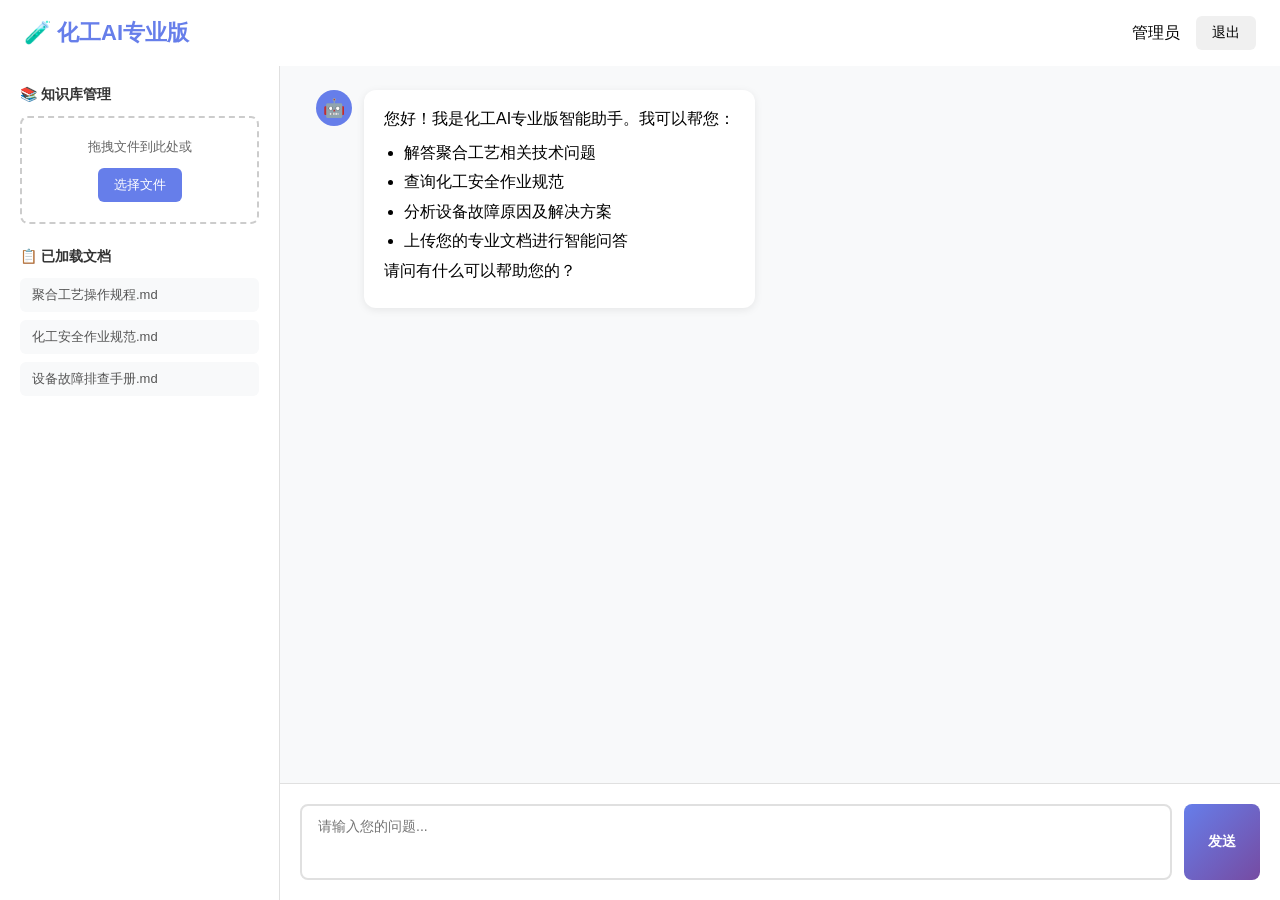
<file: static/index.html>
<!DOCTYPE html>
<html lang="zh-CN">
<head>
    <meta charset="UTF-8">
    <meta name="viewport" content="width=device-width, initial-scale=1.0">
    <title>化工AI专业版 - 智能助手</title>
    <link rel="stylesheet" href="css/main.css">
</head>
<body>
    <div class="container">
        <header class="header">
            <div class="header-left">
                <h1>🧪 化工AI专业版</h1>
            </div>
            <div class="header-right">
                <span id="userInfo">管理员</span>
                <button id="logoutBtn" class="btn-small">退出</button>
            </div>
        </header>
        
        <div class="main-content">
            <div class="sidebar">
                <div class="sidebar-section">
                    <h3>📚 知识库管理</h3>
                    <div class="upload-area" id="uploadArea">
                        <p>拖拽文件到此处或</p>
                        <input type="file" id="fileInput" style="display: none;">
                        <button id="uploadBtn" class="btn-upload">选择文件</button>
                    </div>
                    <div id="uploadStatus"></div>
                </div>
                <div class="sidebar-section">
                    <h3>📋 已加载文档</h3>
                    <ul id="docList" class="doc-list">
                        <li>聚合工艺操作规程.md</li>
                        <li>化工安全作业规范.md</li>
                        <li>设备故障排查手册.md</li>
                    </ul>
                </div>
            </div>
            
            <div class="chat-area">
                <div id="chatMessages" class="chat-messages">
                    <div class="message ai-message">
                        <div class="message-avatar">🤖</div>
                        <div class="message-content">
                            <p>您好！我是化工AI专业版智能助手。我可以帮您：</p>
                            <ul>
                                <li>解答聚合工艺相关技术问题</li>
                                <li>查询化工安全作业规范</li>
                                <li>分析设备故障原因及解决方案</li>
                                <li>上传您的专业文档进行智能问答</li>
                            </ul>
                            <p>请问有什么可以帮助您的？</p>
                        </div>
                    </div>
                </div>
                
                <div class="chat-input-area">
                    <textarea id="questionInput" placeholder="请输入您的问题..." rows="3"></textarea>
                    <button id="sendBtn" class="btn-send">发送</button>
                </div>
            </div>
        </div>
    </div>
    <script src="js/main.js"></script>
</body>
</html>
</file>
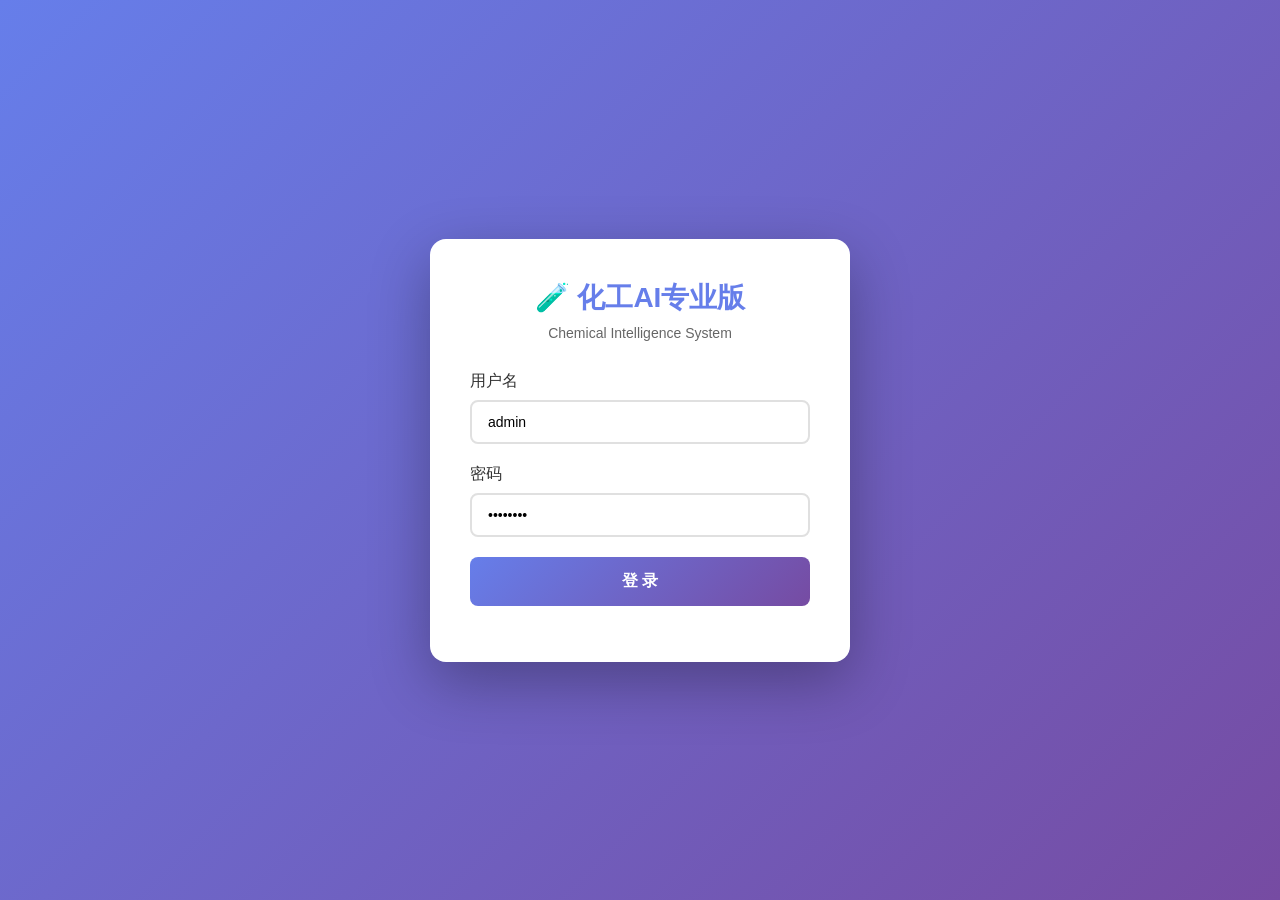
<file: static/login.html>
<!DOCTYPE html>
<html lang="zh-CN">
<head>
    <meta charset="UTF-8">
    <meta name="viewport" content="width=device-width, initial-scale=1.0">
    <title>化工AI专业版 - 登录</title>
    <link rel="stylesheet" href="css/main.css">
</head>
<body class="login-body">
    <div class="login-container">
        <div class="login-box">
            <div class="login-header">
                <h1>🧪 化工AI专业版</h1>
                <p>Chemical Intelligence System</p>
            </div>
            <form id="loginForm" class="login-form">
                <div class="form-group">
                    <label>用户名</label>
                    <input type="text" id="username" placeholder="请输入用户名" value="admin">
                </div>
                <div class="form-group">
                    <label>密码</label>
                    <input type="password" id="password" placeholder="请输入密码" value="admin123">
                </div>
                <button type="submit" class="login-btn">登 录</button>
            </form>
            <div id="loginMessage" class="login-message"></div>
        </div>
    </div>
    <script src="js/main.js"></script>
</body>
</html>
</file>
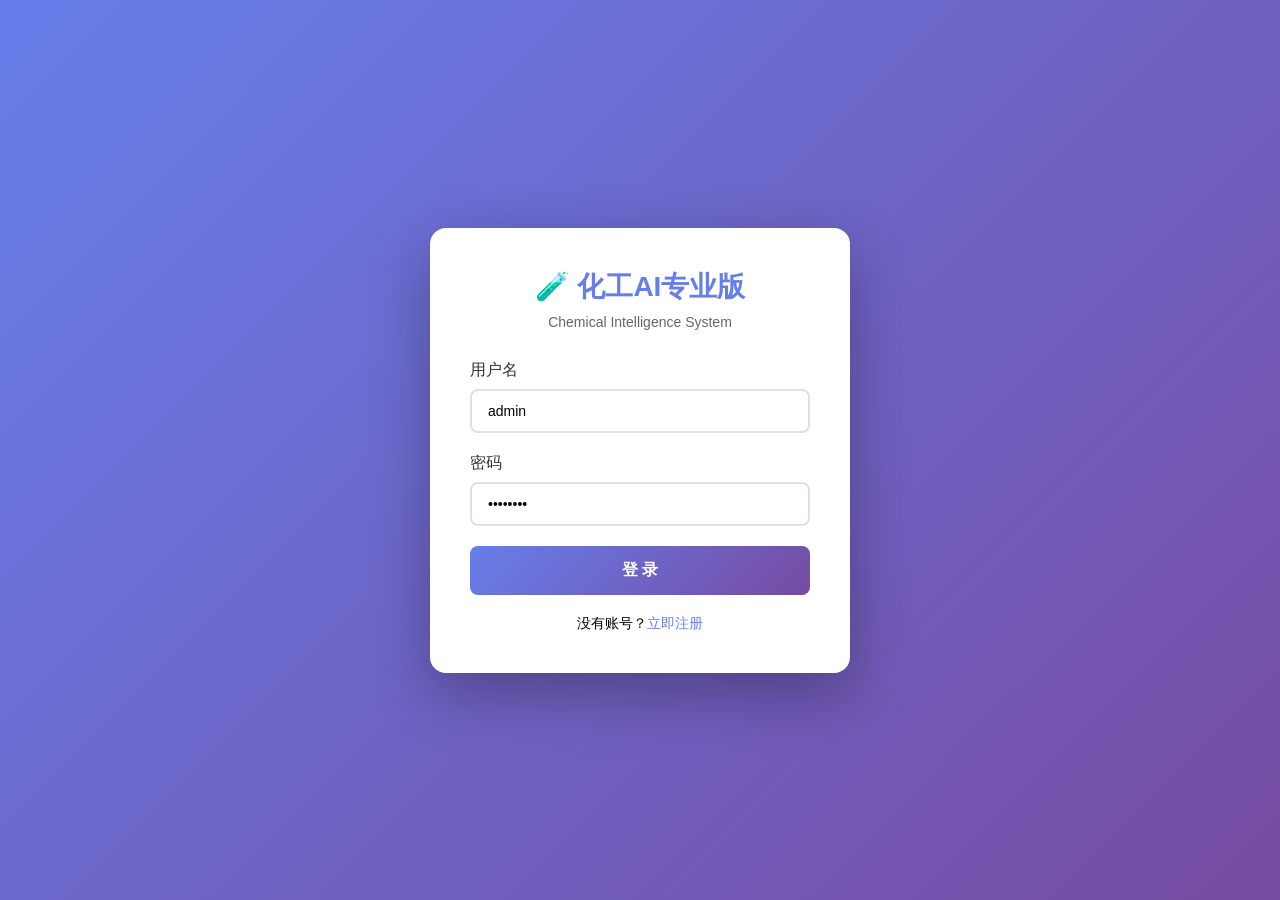
<file: templates/login.html>
﻿<!DOCTYPE html>
<html lang="zh-CN">
<head>
    <meta charset="UTF-8">
    <meta name="viewport" content="width=device-width, initial-scale=1.0">
    <title>化工AI专业版 - 登录</title>
    <link rel="stylesheet" href="/static/css/main.css">
    <style>
        .register-link {
            text-align: center;
            margin-top: 20px;
            font-size: 14px;
        }
        .register-link a {
            color: #667eea;
            text-decoration: none;
        }
        .register-link a:hover {
            text-decoration: underline;
        }
    </style>
</head>
<body class="login-body">
    <div class="login-container">
        <div class="login-box">
            <div class="login-header">
                <h1>🧪 化工AI专业版</h1>
                <p>Chemical Intelligence System</p>
            </div>
            <form id="loginForm" class="login-form">
                <div class="form-group">
                    <label>用户名</label>
                    <input type="text" id="username" placeholder="请输入用户名" value="admin">
                </div>
                <div class="form-group">
                    <label>密码</label>
                    <input type="password" id="password" placeholder="请输入密码" value="admin123">
                </div>
                <button type="submit" class="login-btn">登 录</button>
            </form>
            <div id="loginMessage" class="login-message"></div>
            <div class="register-link">
                没有账号？<a href="/register">立即注册</a>
            </div>
        </div>
    </div>
    <script src="/static/js/main.js"></script>
</body>
</html>
</file>
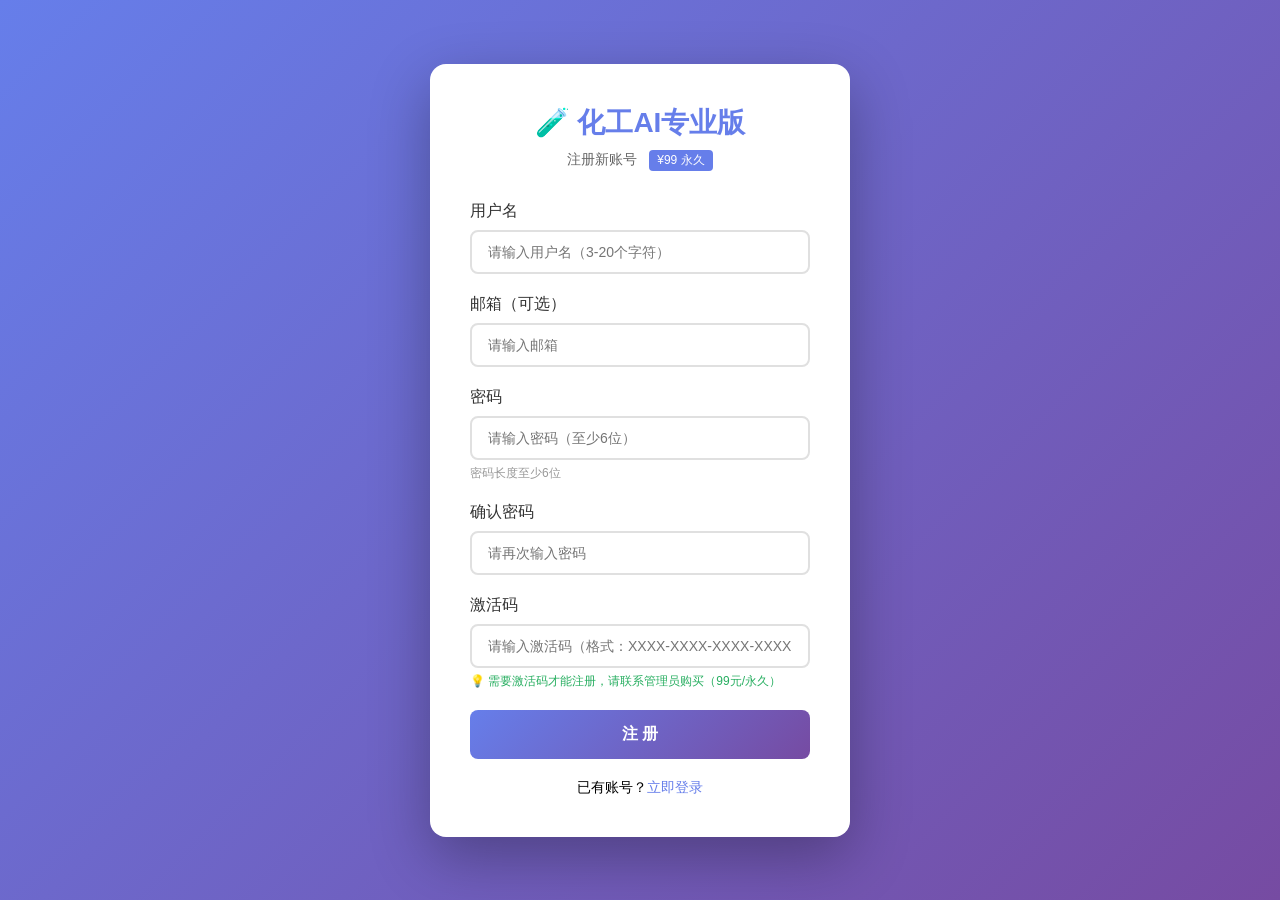
<file: templates/register.html>
<!DOCTYPE html>
<html lang="zh-CN">
<head>
    <meta charset="UTF-8">
    <meta name="viewport" content="width=device-width, initial-scale=1.0">
    <title>化工AI专业版 - 注册</title>
    <link rel="stylesheet" href="/static/css/main.css">
    <style>
        .login-link {
            text-align: center;
            margin-top: 20px;
            font-size: 14px;
        }
        .login-link a {
            color: #667eea;
            text-decoration: none;
        }
        .login-link a:hover {
            text-decoration: underline;
        }
        .password-requirement {
            font-size: 12px;
            color: #999;
            margin-top: 5px;
        }
        .code-info {
            font-size: 12px;
            color: #27ae60;
            margin-top: 5px;
        }
        .price-badge {
            display: inline-block;
            background: #667eea;
            color: white;
            padding: 2px 8px;
            border-radius: 4px;
            font-size: 12px;
            margin-left: 8px;
        }
    </style>
</head>
<body class="login-body">
    <div class="login-container">
        <div class="login-box">
            <div class="login-header">
                <h1>🧪 化工AI专业版</h1>
                <p>注册新账号 <span class="price-badge">¥99 永久</span></p>
            </div>
            <form id="registerForm" class="login-form">
                <div class="form-group">
                    <label>用户名</label>
                    <input type="text" id="username" placeholder="请输入用户名（3-20个字符）" required>
                </div>
                <div class="form-group">
                    <label>邮箱（可选）</label>
                    <input type="email" id="email" placeholder="请输入邮箱">
                </div>
                <div class="form-group">
                    <label>密码</label>
                    <input type="password" id="password" placeholder="请输入密码（至少6位）" required>
                    <div class="password-requirement">密码长度至少6位</div>
                </div>
                <div class="form-group">
                    <label>确认密码</label>
                    <input type="password" id="confirmPassword" placeholder="请再次输入密码" required>
                </div>
                <div class="form-group">
                    <label>激活码</label>
                    <input type="text" id="inviteCode" placeholder="请输入激活码（格式：XXXX-XXXX-XXXX-XXXX）" required>
                    <div class="code-info">💡 需要激活码才能注册，请联系管理员购买（99元/永久）</div>
                </div>
                <button type="submit" class="login-btn">注 册</button>
            </form>
            <div id="registerMessage" class="login-message"></div>
            <div class="login-link">
                已有账号？<a href="/login">立即登录</a>
            </div>
        </div>
    </div>
    <script>
        document.getElementById('registerForm').addEventListener('submit', async function(e) {
            e.preventDefault();
            
            const username = document.getElementById('username').value.trim();
            const email = document.getElementById('email').value.trim();
            const password = document.getElementById('password').value;
            const confirmPassword = document.getElementById('confirmPassword').value;
            const inviteCode = document.getElementById('inviteCode').value.trim();
            const messageEl = document.getElementById('registerMessage');
            
            // 验证用户名
            if (username.length < 3 || username.length > 20) {
                messageEl.textContent = '用户名长度应为3-20个字符';
                messageEl.style.color = '#e74c3c';
                return;
            }
            
            // 验证密码长度
            if (password.length < 6) {
                messageEl.textContent = '密码长度至少6位';
                messageEl.style.color = '#e74c3c';
                return;
            }
            
            // 验证密码一致性
            if (password !== confirmPassword) {
                messageEl.textContent = '两次输入的密码不一致';
                messageEl.style.color = '#e74c3c';
                return;
            }
            
            // 验证激活码格式
            if (!inviteCode) {
                messageEl.textContent = '请填写激活码';
                messageEl.style.color = '#e74c3c';
                return;
            }
            
            try {
                const response = await fetch('/api/register', {
                    method: 'POST',
                    headers: { 'Content-Type': 'application/json' },
                    body: JSON.stringify({ username, email, password, invite_code: inviteCode })
                });
                const data = await response.json();
                
                if (data.success) {
                    messageEl.textContent = '注册成功！3秒后跳转到登录页面...';
                    messageEl.style.color = '#27ae60';
                    setTimeout(() => {
                        window.location.href = '/login';
                    }, 3000);
                } else {
                    messageEl.textContent = data.message;
                    messageEl.style.color = '#e74c3c';
                }
            } catch (error) {
                messageEl.textContent = '注册失败，请重试';
                messageEl.style.color = '#e74c3c';
            }
        });
    </script>
</body>
</html>
</file>
<file: static/css/main.css>
* {
    margin: 0;
    padding: 0;
    box-sizing: border-box;
}

body {
    font-family: -apple-system, BlinkMacSystemFont, 'Segoe UI', Roboto, 'Helvetica Neue', Arial, sans-serif;
    background: linear-gradient(135deg, #667eea 0%, #764ba2 100%);
    min-height: 100vh;
}

/* 登录页面样式 */
.login-body {
    display: flex;
    align-items: center;
    justify-content: center;
    min-height: 100vh;
    padding: 20px;
}

.login-container {
    width: 100%;
    max-width: 420px;
    margin: 0 auto;
}

.login-box {
    background: white;
    border-radius: 16px;
    padding: 40px;
    box-shadow: 0 20px 60px rgba(0, 0, 0, 0.3);
}

.login-header {
    text-align: center;
    margin-bottom: 30px;
}

.login-header h1 {
    color: #667eea;
    font-size: 28px;
    margin-bottom: 8px;
}

.login-header p {
    color: #666;
    font-size: 14px;
}

.form-group {
    margin-bottom: 20px;
}

.form-group label {
    display: block;
    margin-bottom: 8px;
    color: #333;
    font-weight: 500;
}

.form-group input {
    width: 100%;
    padding: 12px 16px;
    border: 2px solid #e0e0e0;
    border-radius: 8px;
    font-size: 14px;
    transition: border-color 0.3s;
}

.form-group input:focus {
    outline: none;
    border-color: #667eea;
}

.login-btn {
    width: 100%;
    padding: 14px;
    background: linear-gradient(135deg, #667eea 0%, #764ba2 100%);
    color: white;
    border: none;
    border-radius: 8px;
    font-size: 16px;
    font-weight: 600;
    cursor: pointer;
    transition: transform 0.2s, box-shadow 0.2s;
}

.login-btn:hover {
    transform: translateY(-2px);
    box-shadow: 0 8px 20px rgba(102, 126, 234, 0.4);
}

.login-message {
    margin-top: 16px;
    text-align: center;
    color: #e74c3c;
    font-size: 14px;
}

/* 主页面布局 */
.container {
    display: flex;
    flex-direction: column;
    height: 100vh;
}

.header {
    background: white;
    padding: 16px 24px;
    display: flex;
    justify-content: space-between;
    align-items: center;
    box-shadow: 0 2px 10px rgba(0, 0, 0, 0.1);
    flex-wrap: wrap;
    gap: 10px;
}

.header-left h1 {
    color: #667eea;
    font-size: 22px;
}

.header-right {
    display: flex;
    align-items: center;
    gap: 16px;
    flex-wrap: wrap;
}

.btn-small {
    padding: 8px 16px;
    background: #f0f0f0;
    border: none;
    border-radius: 6px;
    cursor: pointer;
    font-size: 14px;
}

.btn-small:hover {
    background: #e0e0e0;
}

/* 主要内容 (侧边栏+聊天区) */
.main-content {
    flex: 1;
    display: flex;
    overflow: hidden;
}

.sidebar {
    width: 280px;
    background: white;
    padding: 20px;
    overflow-y: auto;
    border-right: 1px solid #e0e0e0;
}

.sidebar-section {
    margin-bottom: 24px;
}

.sidebar-section h3 {
    color: #333;
    font-size: 14px;
    margin-bottom: 12px;
}

.upload-area {
    border: 2px dashed #ccc;
    border-radius: 8px;
    padding: 20px;
    text-align: center;
    transition: border-color 0.3s;
}

.upload-area:hover {
    border-color: #667eea;
}

.upload-area p {
    color: #666;
    font-size: 13px;
    margin-bottom: 12px;
}

.btn-upload {
    padding: 8px 16px;
    background: #667eea;
    color: white;
    border: none;
    border-radius: 6px;
    cursor: pointer;
    font-size: 13px;
}

.doc-list {
    list-style: none;
}

.doc-list li {
    padding: 8px 12px;
    background: #f8f9fa;
    border-radius: 6px;
    margin-bottom: 8px;
    font-size: 13px;
    color: #555;
}

.chat-area {
    flex: 1;
    display: flex;
    flex-direction: column;
    background: #f8f9fa;
}

.chat-messages {
    flex: 1;
    padding: 24px;
    overflow-y: auto;
}

.message {
    display: flex;
    margin-bottom: 20px;
    max-width: 80%;
}

.ai-message {
    margin-right: auto;
}

.user-message {
    margin-left: auto;
    flex-direction: row-reverse;
}

.message-avatar {
    width: 36px;
    height: 36px;
    border-radius: 50%;
    display: flex;
    align-items: center;
    justify-content: center;
    font-size: 18px;
    margin: 0 12px;
    flex-shrink: 0;
}

.ai-message .message-avatar {
    background: #667eea;
}

.user-message .message-avatar {
    background: #764ba2;
}

.message-content {
    background: white;
    padding: 16px 20px;
    border-radius: 12px;
    box-shadow: 0 2px 8px rgba(0, 0, 0, 0.08);
    line-height: 1.6;
    word-break: break-word;
}

.message-content p {
    margin-bottom: 8px;
}

.message-content ul {
    padding-left: 20px;
}

.message-content li {
    margin-bottom: 4px;
}

.chat-input-area {
    padding: 20px;
    background: white;
    display: flex;
    gap: 12px;
    border-top: 1px solid #e0e0e0;
}

.chat-input-area textarea {
    flex: 1;
    padding: 12px 16px;
    border: 2px solid #e0e0e0;
    border-radius: 8px;
    resize: none;
    font-size: 14px;
    font-family: inherit;
}

.chat-input-area textarea:focus {
    outline: none;
    border-color: #667eea;
}

.btn-send {
    padding: 0 24px;
    background: linear-gradient(135deg, #667eea 0%, #764ba2 100%);
    color: white;
    border: none;
    border-radius: 8px;
    font-size: 14px;
    font-weight: 600;
    cursor: pointer;
    transition: transform 0.2s;
}

.btn-send:hover {
    transform: scale(1.02);
}

#uploadStatus {
    margin-top: 10px;
    font-size: 12px;
    color: #27ae60;
}

/* ========== 🔥 手机端适配 (宽度 ≤ 768px) ========== */
@media (max-width: 768px) {
    /* 登录页卡片占满 */
    .login-container {
        max-width: 100%;
        padding: 10px;
    }
    .login-box {
        padding: 30px 20px;
    }

    /* 主页面：侧边栏移到顶部，聊天区全宽 */
    .main-content {
        flex-direction: column;
    }
    .sidebar {
        width: 100%;
        border-right: none;
        border-bottom: 1px solid #e0e0e0;
        padding: 15px;
    }
    .chat-area {
        width: 100%;
    }

    /* 消息气泡占满宽度 */
    .message {
        max-width: 95%;
    }
    .message-avatar {
        width: 30px;
        height: 30px;
        font-size: 14px;
        margin: 0 8px;
    }
    .message-content {
        padding: 12px 14px;
        font-size: 14px;
    }

    /* 输入区域放大，方便手指触摸 */
    .chat-input-area {
        padding: 12px;
        gap: 8px;
    }
    .chat-input-area textarea {
        padding: 12px 14px;
        font-size: 16px; /* 防止 iOS 自动缩放 */
    }
    .btn-send {
        padding: 0 20px;
        font-size: 16px;
    }

    /* 头部紧凑 */
    .header {
        padding: 12px 16px;
    }
    .header-left h1 {
        font-size: 18px;
    }
    .btn-small {
        padding: 8px 12px;
        font-size: 13px;
    }

    /* 侧边栏内部 */
    .upload-area {
        padding: 15px;
    }
    .doc-list li {
        padding: 10px 12px;
        font-size: 14px;
    }

    /* ✅ 管理员表格 – 允许横向滚动（重要！） */
    .users-table,
    .codes-table {
        display: block;
        overflow-x: auto;
        white-space: nowrap;
        -webkit-overflow-scrolling: touch;
    }
    .users-table th, .users-table td,
    .codes-table th, .codes-table td {
        padding: 10px 12px;
        font-size: 13px;
    }

    /* 其他小细节 */
    .sidebar-section h3 {
        font-size: 16px;
    }
    .btn-upload {
        padding: 10px 20px;
        font-size: 15px;
    }
}
</file>
